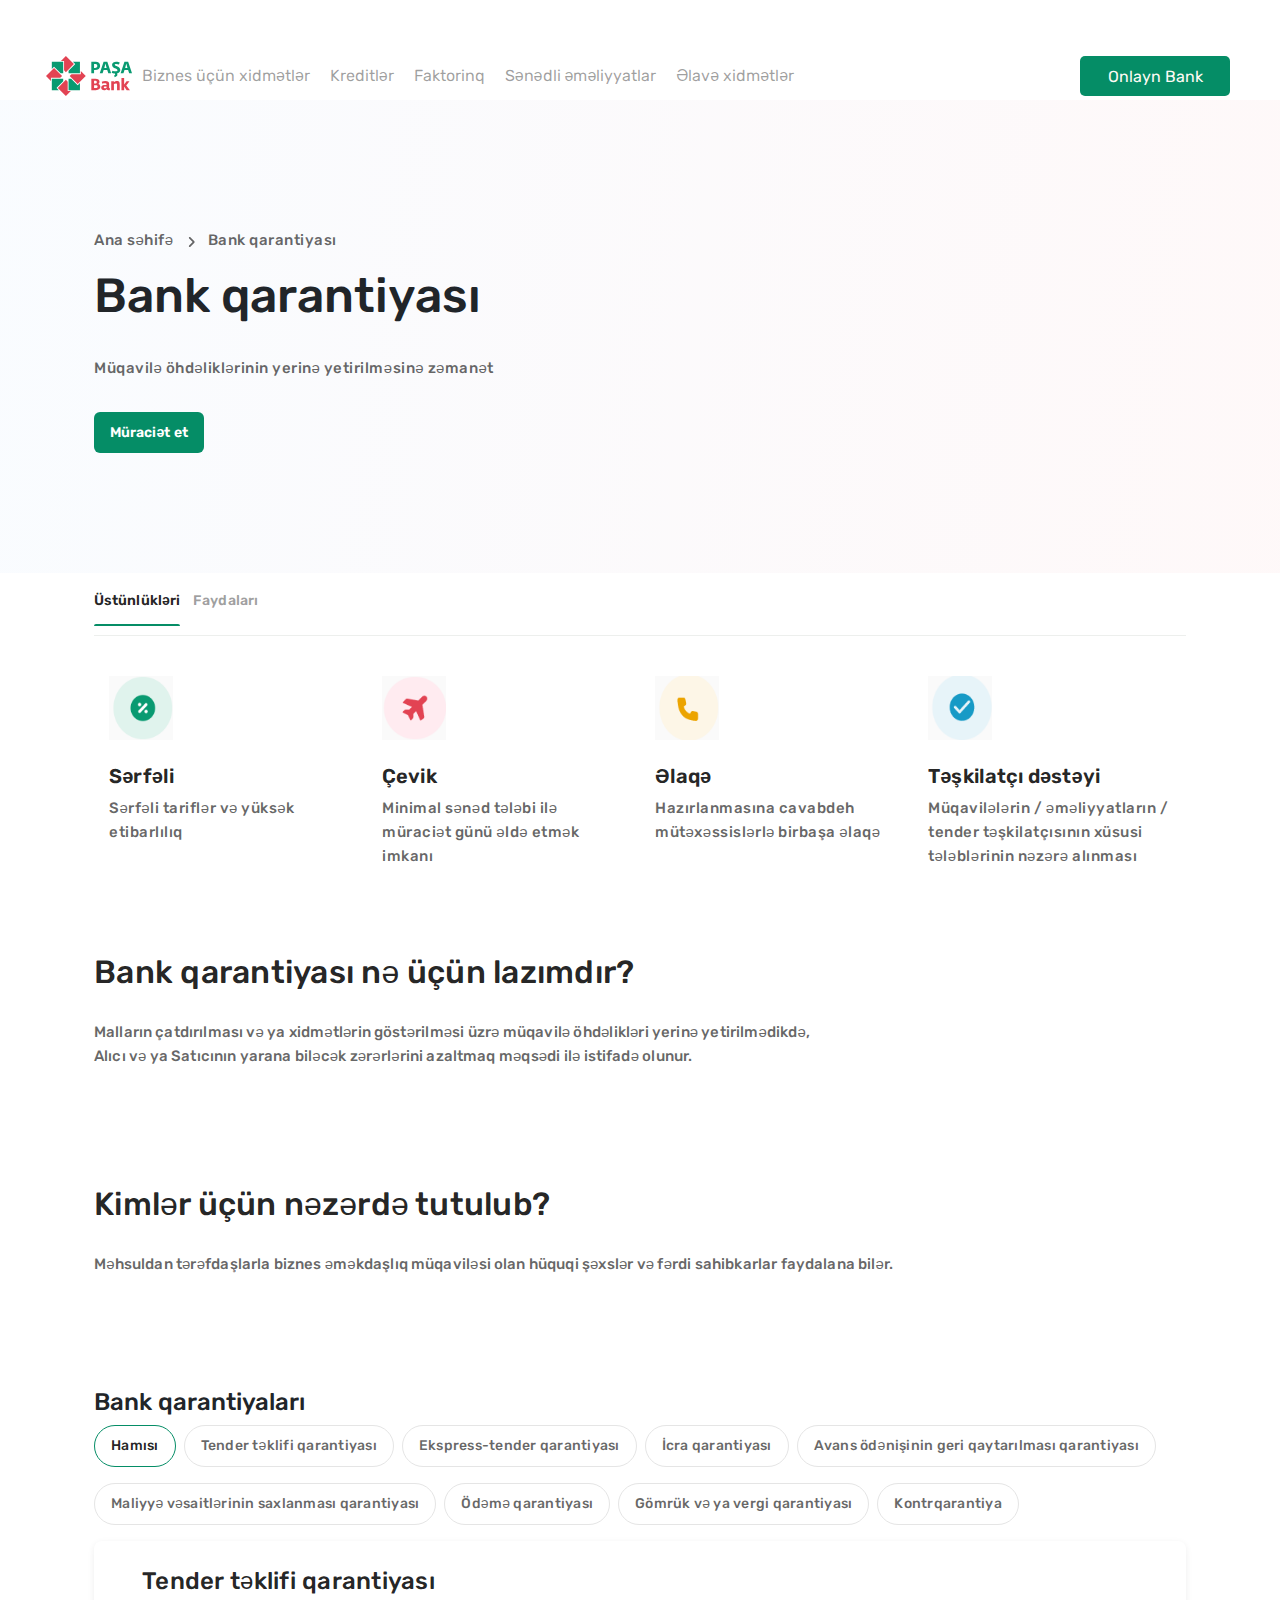
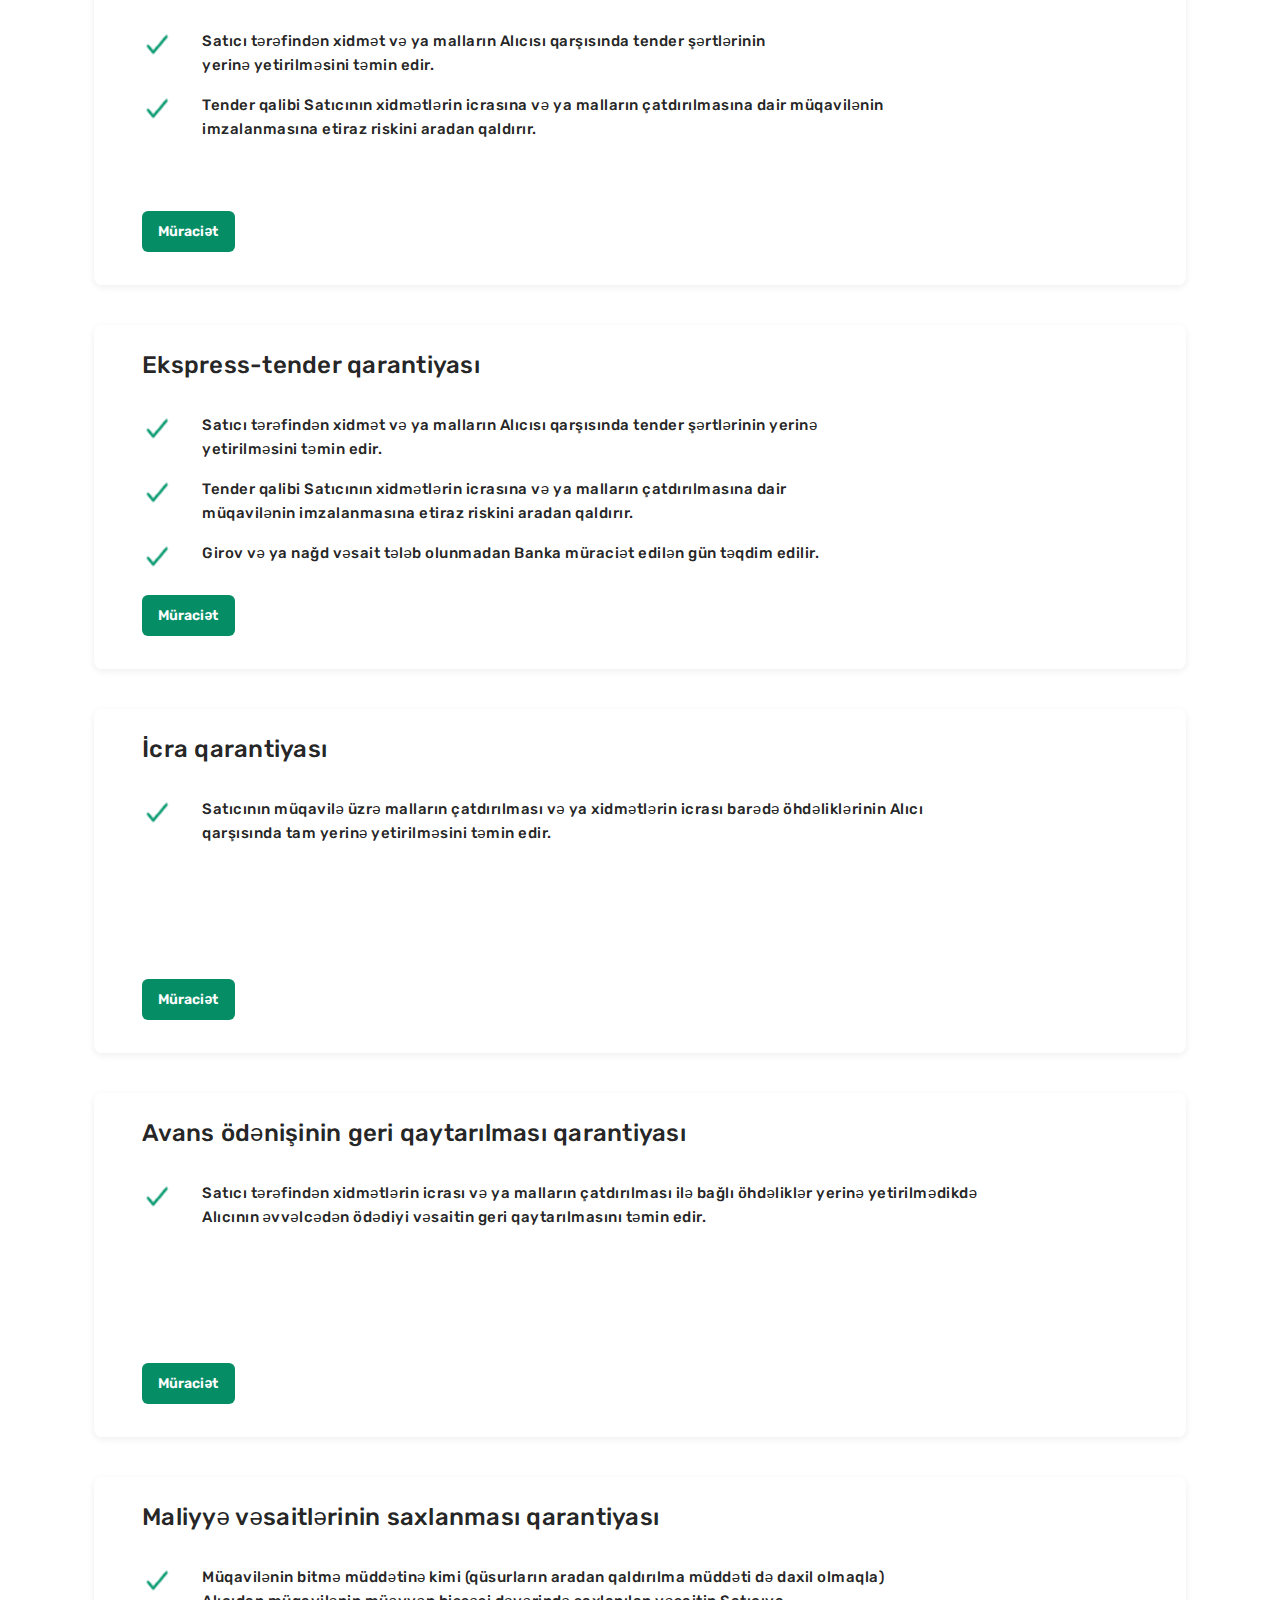
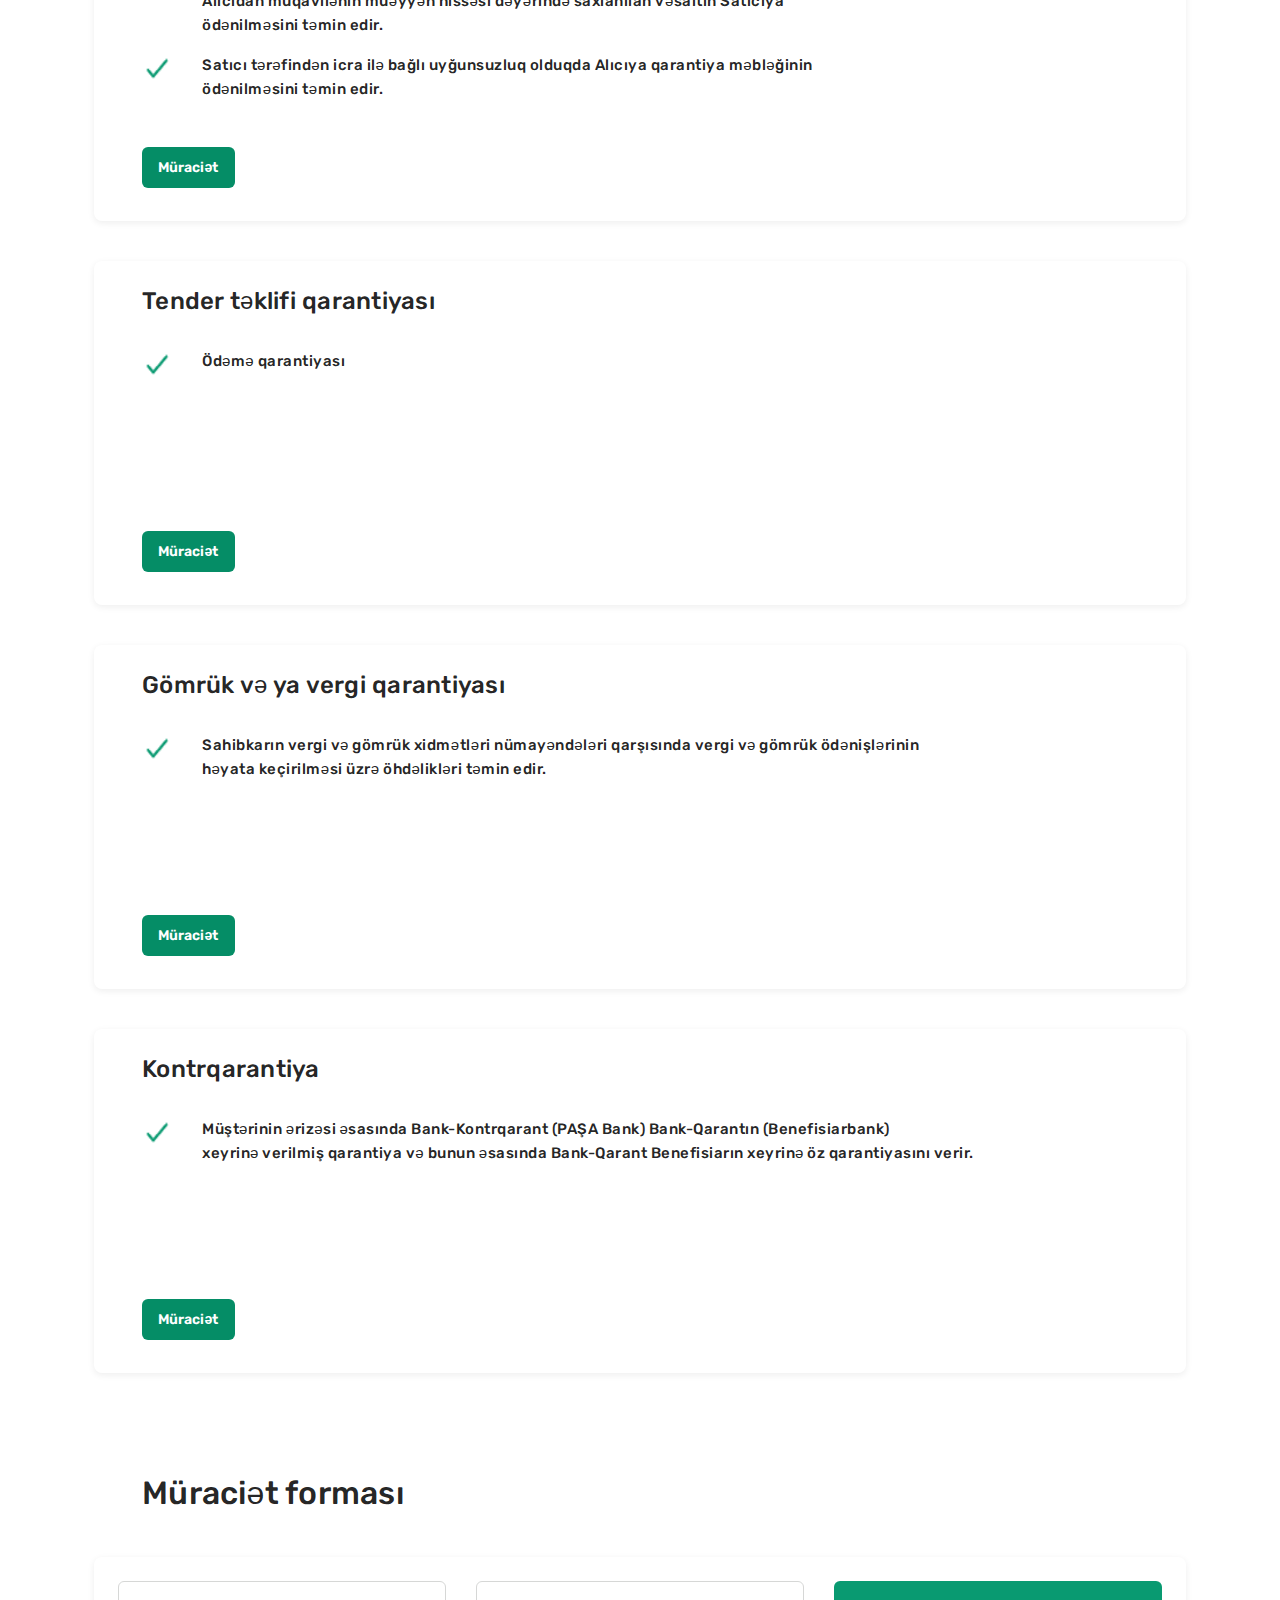
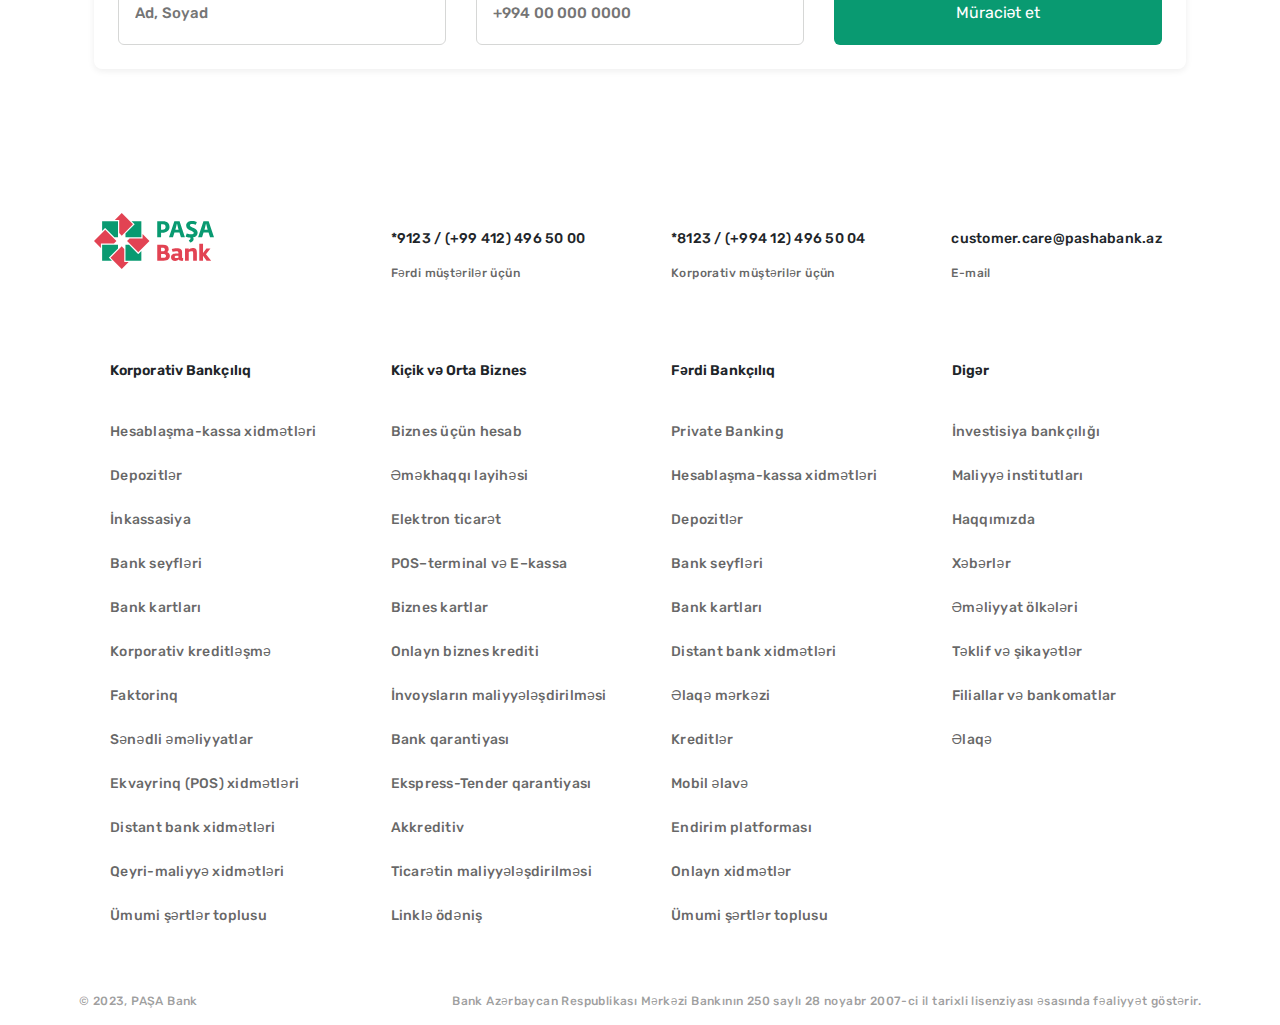
<file: bankguarantee.html>
<!DOCTYPE html>
<html lang="en">
  <head>
    <meta charset="UTF-8" />
    <meta http-equiv="X-UA-Compatible" content="IE=edge" />
    <meta name="viewport" content="width=device-width, initial-scale=1.0" />
    <link
      rel="stylesheet"
      href="https://cdn.jsdelivr.net/npm/bootstrap@4.3.1/dist/css/bootstrap.min.css"
      integrity="sha384-ggOyR0iXCbMQv3Xipma34MD+dH/1fQ784/j6cY/iJTQUOhcWr7x9JvoRxT2MZw1T"
      crossorigin="anonymous"
    />
    <link rel="preconnect" href="https://fonts.googleapis.com" />
    <link rel="preconnect" href="https://fonts.gstatic.com" crossorigin />
    <link
      href="https://fonts.googleapis.com/css2?family=Gothic+A1&display=swap"
      rel="stylesheet"
    />
    <link rel="stylesheet" href="assets/css/bankguarantee.css" />
    <script src="js/bankguarantee.js" defer></script>
    <title>Document</title>
  </head>
  <body>
    <header>
      <section id="header">
        <div class="navbar">
          <div class="nav-left">
            <a href="./index.html"
              ><img
                class="pashalogo"
                src="imgs/pashabanklogo.svg"
                alt="pashabank"
            /></a>

            <div class="nav-span-div">
              <span class="nav-span"> Biznes üçün xidmətlər </span>
              <div class="menu-dropdown">
                <div class="dropdown-items">
                  <span class="dropdown-item"
                    ><a
                      class="dropdown-item-link"
                      href="https://sme.pashabank.az/tariff"
                    >
                      Tarifler</a
                    ></span
                  >
                  <span class="dropdown-item">GRO platforması</span>
                  <span class="dropdown-item"
                    ><a class="dropdown-item-link" href="/ownnewaccount.html">
                      Biznes üçün hesab</a
                    ></span
                  >

                  <span class="dropdown-item"
                    ><a class="dropdown-item-link" href="/salarybill.html">
                      Əməkhaqqı layihəsi</a
                    ></span
                  >

                  <span class="dropdown-item"
                    ><a
                      class="dropdown-item-link"
                      href="http://localhost/tasks/frontProj/payments.html"
                    >
                      Ödənişlər</a
                    ></span
                  >

                  <span class="dropdown-item"
                    ><a class="dropdown-item-link" href="/businesscard.html">
                      Biznes kartlar</a
                    ></span
                  >
                  <span class="dropdown-item"
                    ><a class="dropdown-item-link" href="/postterminal.html">
                      POS-terminal və E-kassa</a
                    ></span
                  >

                  <span class="dropdown-item"
                    ><a
                      class="dropdown-item-link"
                      href="/electroniccommerce.html"
                    >
                      Elektron Ticarət</a
                    ></span
                  >

                  <span class="dropdown-item">
                    <a href="dropdown-item-link" class="dropdown-item-link"
                      >Linklə ödəniş</a
                    >
                  </span>
                </div>
              </div>
            </div>
            <div class="nav-span-div" id="credit">
              <span class="nav-span"> Kreditlər </span>
              <div class="menu-dropdown">
                <div class="dropdown-items">
                  <span class="dropdown-item"
                    ><a
                      class="dropdown-item-link"
                      href="/Onlinebusinessloans.html"
                    >
                      Onlayn biznes kreditləri</a
                    ></span
                  >

                  <span class="dropdown-item"
                    ><a class="dropdown-item-link" href="#">
                      Biznes kreditləri</a
                    ></span
                  >

                  <span class="dropdown-item"
                    ><a class="dropdown-item-link" href="#">
                      Gömrük kartı üzrə kredit xətti</a
                    ></span
                  >

                  <span class="dropdown-item"
                    ><a
                      class="dropdown-item-link"
                      href="http://localhost/tasks/frontProj/sif-loans.html"
                    >
                      SİF Kreditləri</a
                    ></span
                  >
                </div>
              </div>
            </div>

            <div class="nav-span-div" id="factoring">
              <span class="nav-span"> Faktorinq </span>
              <div class="menu-dropdown">
                <div class="dropdown-items">
                  <span class="dropdown-item"
                    >İnvoysların maliyyələşdirilməsi</span
                  >
                  <span class="dropdown-item"
                    >Alış sifarişi əsasında maliyyələşmə</span
                  >
                  <span class="dropdown-item"
                    >Təchizat zəncirinin maliyyələşdirilməsi</span
                  >
                </div>
              </div>
            </div>

            <div class="nav-span-div" id="operations">
              <span class="nav-span"> Sənədli əməliyyatlar </span>
              <div class="menu-dropdown">
                <div class="dropdown-items">
                  <span class="dropdown-item">Ekspress-Tender qarantiyası</span>
                  <span class="dropdown-item"
                    ><a
                      class="dropdown-item-link"
                      href="http://localhost/tasks/frontProj/sif-loans.html"
                    >
                      Bank qarantiyası</a
                    ></span
                  >
                  <span class="dropdown-item">Akkreditvi</span>
                  <span class="dropdown-item">İnkasso</span>
                  <span class="dropdown-item"
                    >Ticarətin maliyyələşdirilməsi</span
                  >
                </div>
              </div>
            </div>

            <div class="nav-span-div" id="additional-information">
              <span class="nav-span"> Əlavə xidmətlər </span>
              <div class="menu-dropdown">
                <div class="dropdown-items">
                  <span class="dropdown-item">İnkassiya</span>
                  <span class="dropdown-item">Depozitlər</span>
                  <span class="dropdown-item">Bank seyfləri</span>
                  <span class="dropdown-item">Bulud CRM</span>
                  <span class="dropdown-item">ÇatBot</span>
                  <span class="dropdown-item"
                    >Elektron-ticarət üçün mobil tətbiq</span
                  >
                  <span class="dropdown-item">Umico MasterPass</span>
                  <span class="dropdown-item">PAŞA Biznes</span>
                </div>
              </div>
            </div>
          </div>

          <div class="nav-right">
            <button class="nav-button">
              Onlayn Bank <i class="fa-solid fa-angle-down"></i>
            </button>
          </div>
        </div>
      </section>
    </header>

    <main>
      <section id="guaranteeslide">
        <div class="slides">
          <div class="slide">
            <div class="container">
              <div class="row">
                <div class="col-xs-12 col-sm-12 col-md-12 col-lg-7">
                  <p class="slidegrayparagraf">
                    Ana səhifə
                    <img
                      class="icon-arrow-small-down mx-2"
                      src="imgs/vector.png"
                      data-inline-svg
                    />
                    Bank qarantiyası
                  </p>
                  <h3 class="slideheader">Bank qarantiyası</h3>
                  <p class="slidegrayparagraf marginparagraf">
                    Müqavilə öhdəliklərinin yerinə yetirilməsinə zəmanət
                  </p>
                  <a class="slidebutton" href="#apply-request-form">
                    Müraciət et
                  </a>
                </div>
              </div>
            </div>
          </div>
        </div>
      </section>
      <section id="advantages">
        <div class="container">
          <div class="tabs-border">
            <h4 class="guaranteesadvantagesheader">
              <span class="spanadvantages1 buttonactive">Üstünlükləri</span>
              <span class="spanadvantages2">Faydaları</span>
            </h4>
          </div>
          <div class="bottomline"></div>
        </div>
        <div class="hiddenadvantages">
          <div class="container">
            <div class="d-flex flex-wrap">
              <div class="col-3">
                <img
                  src="imgs/benefiticon.png"
                  class="hiddenimg"
                  alt="benefit"
                />
                <h3 class="hiddenhead">Sərfəli</h3>
                <p class="hiddengray">Sərfəli tariflər və yüksək etibarlılıq</p>
              </div>
              <div class="col-3">
                <img
                  src="imgs/airporticon.png"
                  class="hiddenimg"
                  alt="airport"
                />
                <h3 class="hiddenhead">Çevik</h3>
                <p class="hiddengray">
                  Minimal sənəd tələbi ilə müraciət günü əldə etmək imkanı
                </p>
              </div>
              <div class="col-3">
                <img
                  src="imgs/contacticon.png"
                  class="hiddenimg"
                  alt="contact"
                />
                <h3 class="hiddenhead">Əlaqə</h3>
                <p class="hiddengray">
                  Hazırlanmasına cavabdeh mütəxəssislərlə birbaşa əlaqə
                </p>
              </div>
              <div class="col-3">
                <img
                  src="imgs/supporticon.png"
                  class="hiddenimg"
                  alt="support"
                />
                <h3 class="hiddenhead">Təşkilatçı dəstəyi</h3>
                <p class="hiddengray">
                  Müqavilələrin / əməliyyatların / tender təşkilatçısının xüsusi
                  tələblərinin nəzərə alınması
                </p>
              </div>
            </div>
          </div>
        </div>
        <div class="hiddenbenefit">
          <div class="container">
            <div class="d-flex flex-wrap">
              <div class="col-3">
                <img
                  src="imgs/shoppingicon.png"
                  alt="shopping"
                  class="hiddenimg"
                />
                <p>
                  Dövlət sifarişləri bazarına daxil olmaq imkanlarınızı
                  genişləndirin.
                </p>
              </div>
              <div class="col-3">
                <img src="imgs/ticketicon.png" alt="ticket" class="hiddenimg" />
                <p>Müqavilə üzrə ödənişinizi avans ödəmədən yerinə yetirin.</p>
              </div>
              <div class="col-3">
                <img
                  src="imgs/bluepercent.png"
                  alt="percent"
                  class="hiddenimg"
                />
                <p>
                  Kontraqent tərəfindən borc vəsaitlərinin cəlb olunması
                  xərcindən daha aşağı olan əmtəə kreditini əldə edin.
                </p>
              </div>
              <div class="col-3">
                <img src="imgs/handicon.png" alt="shopping" class="hiddenimg" />
                <p>
                  Çatdırılmış mallar və ya göstərilmiş xidmətlər dəyərinin
                  ödənilməsinə möhlət alın.
                </p>
              </div>
              <div class="col-3">
                <img
                  src="imgs/bluedocument.png"
                  alt="document"
                  class="hiddenimg"
                />
                <p>Yeni partnyorla müqavilələrinizi risksiz bağlayın.</p>
              </div>
              <div class="col-3">
                <img src="imgs/planticon.png" alt="plant" class="hiddenimg" />
                <p>Əməkdaşlıq etdiyiniz partnyorlar bazasını genişləndirin.</p>
              </div>
              <div class="col-3">
                <img
                  src="imgs/purpledoneicon.png"
                  alt="done"
                  class="hiddenimg"
                />
                <p>
                  Bank qarantiyası ilə bağlanmış müqavilə üzrə şərtlərin dəqiq
                  və düzgün yerinə yetirilməsini stimullaşdırın.
                </p>
              </div>
            </div>
          </div>
        </div>
      </section>
      <section id="needbankguarante">
        <div class="container whybankguarantee">
          <div class="d-flex flex-column">
            <h4 class="guarantees__features__title">
              Bank qarantiyası nə üçün lazımdır?
            </h4>
            <p class="grayparagrafbankguarantee">
              Malların çatdırılması və ya xidmətlərin göstərilməsi üzrə müqavilə
              öhdəlikləri yerinə yetirilmədikdə, <br />
              Alıcı və ya Satıcının yarana biləcək zərərlərini azaltmaq məqsədi
              ilə istifadə olunur.
            </p>
          </div>
        </div>
        <div class="container needbankguaranteperson">
          <div class="d-flex flex-column">
            <h4 class="guarantees__features__title">
              Kimlər üçün nəzərdə tutulub?
            </h4>
            <p class="grayparagrafbankguarantee">
              Məhsuldan tərəfdaşlarla biznes əməkdaşlıq müqaviləsi olan hüquqi
              şəxslər və fərdi sahibkarlar faydalana bilər.
            </p>
          </div>
        </div>
      </section>
      <section id="bankguarantees">
        <div class="container">
          <h4 class="bankguaranteeshead">Bank qarantiyaları</h4>
        </div>
        <div class="filtrebankguarantee">
          <div class="container">
            <div class="d-flex">
              <p class="allfiltre filtreactive">Hamısı</p>
              <p class="tenderfiltre">Tender təklifi qarantiyası</p>
              <p class="expressfiltre">Ekspress-tender qarantiyası</p>
              <p class="guaranteefiltre">İcra qarantiyası</p>
              <p class="avansfiltre">
                Avans ödənişinin geri qaytarılması qarantiyası
              </p>
              <!-- <p>Maliyyə vəsaitlərinin saxlanması qarantiyası</p>
                  <p>Ödəmə qarantiyası</p>
                  <p>Gömrük və ya vergi qarantiyası</p>
                  <p>Kontrqarantiya</p> -->
            </div>
          </div>
          <div class="container">
            <div class="d-flex">
              <p class="financefiltre">
                Maliyyə vəsaitlərinin saxlanması qarantiyası
              </p>
              <p class="paymentfiltre">Ödəmə qarantiyası</p>
              <p class="customsfiltre">Gömrük və ya vergi qarantiyası</p>
              <p class="constfiltre">Kontrqarantiya</p>
            </div>
          </div>
        </div>
        <div class="hiddenfiltreitem">
          <div class="container">
            <div class="tenderoffer itemfiltre">
              <div class="container d-flex flex-column justify-content-between">
                <div class="d-flex flex-column">
                  <h4 class="filtrehead">Tender təklifi qarantiyası</h4>
                  <div class="explanation">
                    <div class="d-flex">
                      <img src="imgs/trueicon.png" alt="true" />
                      <p>
                        Satıcı tərəfindən xidmət və ya malların Alıcısı
                        qarşısında tender şərtlərinin <br />yerinə yetirilməsini
                        təmin edir.
                      </p>
                    </div>
                    <div class="d-flex">
                      <img src="imgs/trueicon.png" alt="true" />
                      <p>
                        Tender qalibi Satıcının xidmətlərin icrasına və ya
                        malların çatdırılmasına dair müqavilənin
                        <br />imzalanmasına etiraz riskini aradan qaldırır.
                      </p>
                    </div>
                  </div>
                </div>
                <div class="itemfiltrelink">
                  <a href="#">Müraciət</a>
                </div>
              </div>
            </div>

            <div class="express-tender itemfiltre">
              <div class="container d-flex flex-column justify-content-between">
                <div class="d-flex flex-column">
                  <h4 class="filtrehead">Ekspress-tender qarantiyası</h4>
                  <div class="explanation">
                    <div class="d-flex">
                      <img src="imgs/trueicon.png" alt="true" />
                      <p>
                        Satıcı tərəfindən xidmət və ya malların Alıcısı
                        qarşısında tender şərtlərinin yerinə <br />
                        yetirilməsini təmin edir.
                      </p>
                    </div>
                    <div class="d-flex">
                      <img src="imgs/trueicon.png" alt="true" />
                      <p>
                        Tender qalibi Satıcının xidmətlərin icrasına və ya
                        malların çatdırılmasına dair <br />
                        müqavilənin imzalanmasına etiraz riskini aradan
                        qaldırır.
                      </p>
                    </div>
                    <div class="d-flex">
                      <img src="imgs/trueicon.png" alt="true" />
                      <p>
                        Girov və ya nağd vəsait tələb olunmadan Banka müraciət
                        edilən gün təqdim edilir.
                      </p>
                    </div>
                  </div>
                  <div class="itemfiltrelink">
                    <a href="#">Müraciət</a>
                  </div>
                </div>
              </div>
            </div>

            <div class="performanceguarantee itemfiltre">
              <div class="container d-flex flex-column justify-content-between">
                <div class="d-flex flex-column">
                  <h4 class="filtrehead">İcra qarantiyası</h4>
                  <div class="explanation">
                    <div class="d-flex">
                      <img src="imgs/trueicon.png" alt="true" />
                      <p>
                        Satıcının müqavilə üzrə malların çatdırılması və ya
                        xidmətlərin icrası barədə öhdəliklərinin Alıcı <br />
                        qarşısında tam yerinə yetirilməsini təmin edir.
                      </p>
                    </div>
                  </div>
                </div>
                <div class="itemfiltrelink">
                  <a href="#">Müraciət</a>
                </div>
              </div>
            </div>

            <div class="advancepayment itemfiltre">
              <div class="container d-flex flex-column justify-content-between">
                <div class="d-flex flex-column">
                  <h4 class="filtrehead">
                    Avans ödənişinin geri qaytarılması qarantiyası
                  </h4>
                  <div class="explanation">
                    <div class="d-flex">
                      <img src="imgs/trueicon.png" alt="true" />
                      <p>
                        Satıcı tərəfindən xidmətlərin icrası və ya malların
                        çatdırılması ilə bağlı öhdəliklər yerinə yetirilmədikdə
                        <br />
                        Alıcının əvvəlcədən ödədiyi vəsaitin geri qaytarılmasını
                        təmin edir.
                      </p>
                    </div>
                  </div>
                </div>
                <div class="itemfiltrelink">
                  <a href="#">Müraciət</a>
                </div>
              </div>
            </div>

            <div class="finance itemfiltre">
              <div class="container d-flex flex-column justify-content-between">
                <div class="d-flex flex-column">
                  <h4 class="filtrehead">
                    Maliyyə vəsaitlərinin saxlanması qarantiyası
                  </h4>
                  <div class="explanation">
                    <div class="d-flex">
                      <img src="imgs/trueicon.png" alt="true" />
                      <p>
                        Müqavilənin bitmə müddətinə kimi (qüsurların aradan
                        qaldırılma müddəti də daxil olmaqla) <br />
                        Alıcıdan müqavilənin müəyyən hissəsi dəyərində
                        saxlanılan vəsaitin Satıcıya <br />
                        ödənilməsini təmin edir.
                      </p>
                    </div>
                    <div class="d-flex">
                      <img src="imgs/trueicon.png" alt="true" />
                      <p>
                        Satıcı tərəfindən icra ilə bağlı uyğunsuzluq olduqda
                        Alıcıya qarantiya məbləğinin <br />
                        ödənilməsini təmin edir.
                      </p>
                    </div>
                  </div>
                </div>
                <div class="itemfiltrelink">
                  <a href="#">Müraciət</a>
                </div>
              </div>
            </div>

            <div class="paymentguarantee itemfiltre">
              <div class="container d-flex flex-column justify-content-between">
                <div class="d-flex flex-column">
                  <h4 class="filtrehead">Tender təklifi qarantiyası</h4>
                  <div class="explanation">
                    <div class="d-flex">
                      <img src="imgs/trueicon.png" alt="true" />
                      <p>Ödəmə qarantiyası</p>
                    </div>
                  </div>
                </div>
                <div class="itemfiltrelink">
                  <a href="#">Müraciət</a>
                </div>
              </div>
            </div>

            <div class="customs itemfiltre">
              <div class="container d-flex flex-column justify-content-between">
                <div class="d-flex flex-column">
                  <h4 class="filtrehead">Gömrük və ya vergi qarantiyası</h4>
                  <div class="explanation">
                    <div class="d-flex">
                      <img src="imgs/trueicon.png" alt="true" />
                      <p>
                        Sahibkarın vergi və gömrük xidmətləri nümayəndələri
                        qarşısında vergi və gömrük ödənişlərinin <br />
                        həyata keçirilməsi üzrə öhdəlikləri təmin edir.
                      </p>
                    </div>
                  </div>
                </div>
                <div class="itemfiltrelink">
                  <a href="#">Müraciət</a>
                </div>
              </div>
            </div>

            <div class="counterguarantee itemfiltre">
              <div class="container d-flex flex-column justify-content-between">
                <div class="d-flex flex-column">
                  <h4 class="filtrehead">Kontrqarantiya</h4>
                  <div class="explanation">
                    <div class="d-flex">
                      <img src="imgs/trueicon.png" alt="true" />
                      <p>
                        Müştərinin ərizəsi əsasında Bank-Kontrqarant (PAŞA Bank)
                        Bank-Qarantın (Benefisiarbank) <br />
                        xeyrinə verilmiş qarantiya və bunun əsasında Bank-Qarant
                        Benefisiarın xeyrinə öz qarantiyasını verir.
                      </p>
                    </div>
                  </div>
                </div>
                <div class="itemfiltrelink">
                  <a href="#">Müraciət</a>
                </div>
              </div>
            </div>
          </div>
        </div>
      </section>
      <section id="request">
        <div class="container">
          <h3 class="requesthead">Müraciət forması</h3>
          <div class="requestinput">
            <form
              data-request="onSend"
              class="questionform borderbelow"
              data-request-update="aanvraagresult: '#result'"
            >
              <div class="row">
                <div class="col-md-4">
                  <input type="text" placeholder="Ad, Soyad" />
                </div>
                <div class="col-md-4">
                  <input type="text" placeholder="+994 00 000 0000" />
                </div>
                <div class="col-md-4">
                  <button style="cursor: pointer" class="formsubmit">
                    Müraciət et
                  </button>
                </div>
              </div>
            </form>
          </div>
        </div>
      </section>
    </main>
    <footer class="footer">
      <section id="footer-contact">
        <div class="container">
          <div class="row">
            <div class="col-3 col-md-3">
              <img
                src="imgs/pashabanklogo.svg"
                alt="pashabanklogo"
                class="footer-logo"
              />
            </div>
            <div class="col-9 col-md-9">
              <div class="row">
                <div class="col-12 col-md-4">
                  <div class="contact-number">
                    <p class="contact-p">*9123 / (+99 412) 496 50 00</p>
                    <p class="contact-boss">Fərdi müştərilər üçün</p>
                  </div>
                </div>

                <div class="col-12 col-md-4">
                  <div class="contact-number">
                    <p class="contact-p">*8123 / (+994 12) 496 50 04</p>
                    <p class="contact-boss">Korporativ müştərilər üçün</p>
                  </div>
                </div>
                <div class="col-12 col-md-4">
                  <div class="contact-number">
                    <p class="contact-p">customer.care@pashabank.az</p>
                    <p class="contact-boss">E-mail</p>
                  </div>
                </div>
              </div>
            </div>
          </div>
        </div>
      </section>
      <section id="footerarea">
        <div class="container">
          <div class="row">
            <div class="col-3">
              <ul class="footer-services">
                <li>
                  <p class="footer-p">Korporativ Bankçılıq</p>
                </li>
                <li>
                  <a href="#"> Hesablaşma-kassa xidmətləri </a>
                </li>
                <li>
                  <a href="#"> Depozitlər </a>
                </li>
                <li>
                  <a href="#"> İnkassasiya </a>
                </li>
                <li>
                  <a href="#"> Bank seyfləri </a>
                </li>
                <li>
                  <a href="#"> Bank kartları </a>
                </li>
                <li>
                  <a href="#"> Korporativ kreditləşmə </a>
                </li>
                <li>
                  <a href="#"> Faktorinq </a>
                </li>
                <li>
                  <a href="#"> Sənədli əməliyyatlar </a>
                </li>
                <li>
                  <a href="#"> Ekvayrinq (POS) xidmətləri </a>
                </li>
                <li>
                  <a href="#"> Distant bank xidmətləri </a>
                </li>
                <li>
                  <a href="#"> Qeyri-maliyyə xidmətləri </a>
                </li>
                <li>
                  <a href="#"> Ümumi şərtlər toplusu </a>
                </li>
              </ul>
            </div>
            <div class="col-3">
              <ul class="footer-services">
                <li>
                  <p class="footer-p">Kiçik və Orta Biznes</p>
                </li>
                <li>
                  <a href="#"> Biznes üçün hesab </a>
                </li>
                <li>
                  <a href="#"> Əməkhaqqı layihəsi </a>
                </li>
                <li>
                  <a href="#"> Elektron ticarət </a>
                </li>
                <li>
                  <a href="#"> POS–terminal və E–kassa </a>
                </li>
                <li>
                  <a href="#"> Biznes kartlar </a>
                </li>
                <li>
                  <a href="#"> Onlayn biznes krediti </a>
                </li>

                <li>
                  <a href="#"> İnvoysların maliyyələşdirilməsi </a>
                </li>
                <li>
                  <a href="#"> Bank qarantiyası </a>
                </li>
                <li>
                  <a href="#"> Ekspress-Tender qarantiyası </a>
                </li>
                <li>
                  <a href="#"> Akkreditiv </a>
                </li>
                <li>
                  <a href="#"> Ticarətin maliyyələşdirilməsi </a>
                </li>
                <li>
                  <a href="#"> Linklə ödəniş </a>
                </li>
              </ul>
            </div>
            <div class="col-3">
              <ul class="footer-services">
                <li>
                  <p class="footer-p">Fərdi Bankçılıq</p>
                </li>
                <li>
                  <a href="#"> Private Banking </a>
                </li>
                <li>
                  <a href="#"> Hesablaşma-kassa xidmətləri </a>
                </li>
                <li>
                  <a href="#"> Depozitlər </a>
                </li>
                <li>
                  <a href="#"> Bank seyfləri </a>
                </li>
                <li>
                  <a href="#"> Bank kartları </a>
                </li>
                <li>
                  <a href="#"> Distant bank xidmətləri </a>
                </li>
                <li>
                  <a href="#"> Əlaqə mərkəzi </a>
                </li>
                <li>
                  <a href="#"> Kreditlər </a>
                </li>
                <li>
                  <a href="#"> Mobil əlavə </a>
                </li>
                <li>
                  <a href="#"> Endirim platforması </a>
                </li>
                <li>
                  <a href="#"> Onlayn xidmətlər </a>
                </li>
                <li>
                  <a href="#"> Ümumi şərtlər toplusu </a>
                </li>
              </ul>
            </div>
            <div class="col-3">
              <ul class="footer-services">
                <li>
                  <p class="footer-p">Digər</p>
                </li>
                <li>
                  <a href="#"> İnvestisiya bankçılığı </a>
                </li>
                <li>
                  <a href="#"> Maliyyə institutları </a>
                </li>
                <li>
                  <a href="#"> Haqqımızda </a>
                </li>
                <li>
                  <a href="#"> Xəbərlər </a>
                </li>
                <li>
                  <a href="#"> Əməliyyat ölkələri </a>
                </li>
                <li>
                  <a href="#"> Təklif və şikayətlər </a>
                </li>
                <li>
                  <a href="#"> Filiallar və bankomatlar </a>
                </li>
                <li>
                  <a href="#"> Əlaqə </a>
                </li>
              </ul>
            </div>
          </div>
        </div>
      </section>
      <section id="copyright">
        <div class="container">
          <div class="row justify-content-between">
            <p class="copyright-p">© 2023, PAŞA Bank</p>
            <p class="copyright-p">
              Bank Azərbaycan Respublikası Mərkəzi Bankının 250 saylı 28 noyabr
              2007-ci il tarixli lisenziyası əsasında fəaliyyət göstərir.
            </p>
          </div>
        </div>
      </section>
    </footer>
  </body>
</html>
</file>
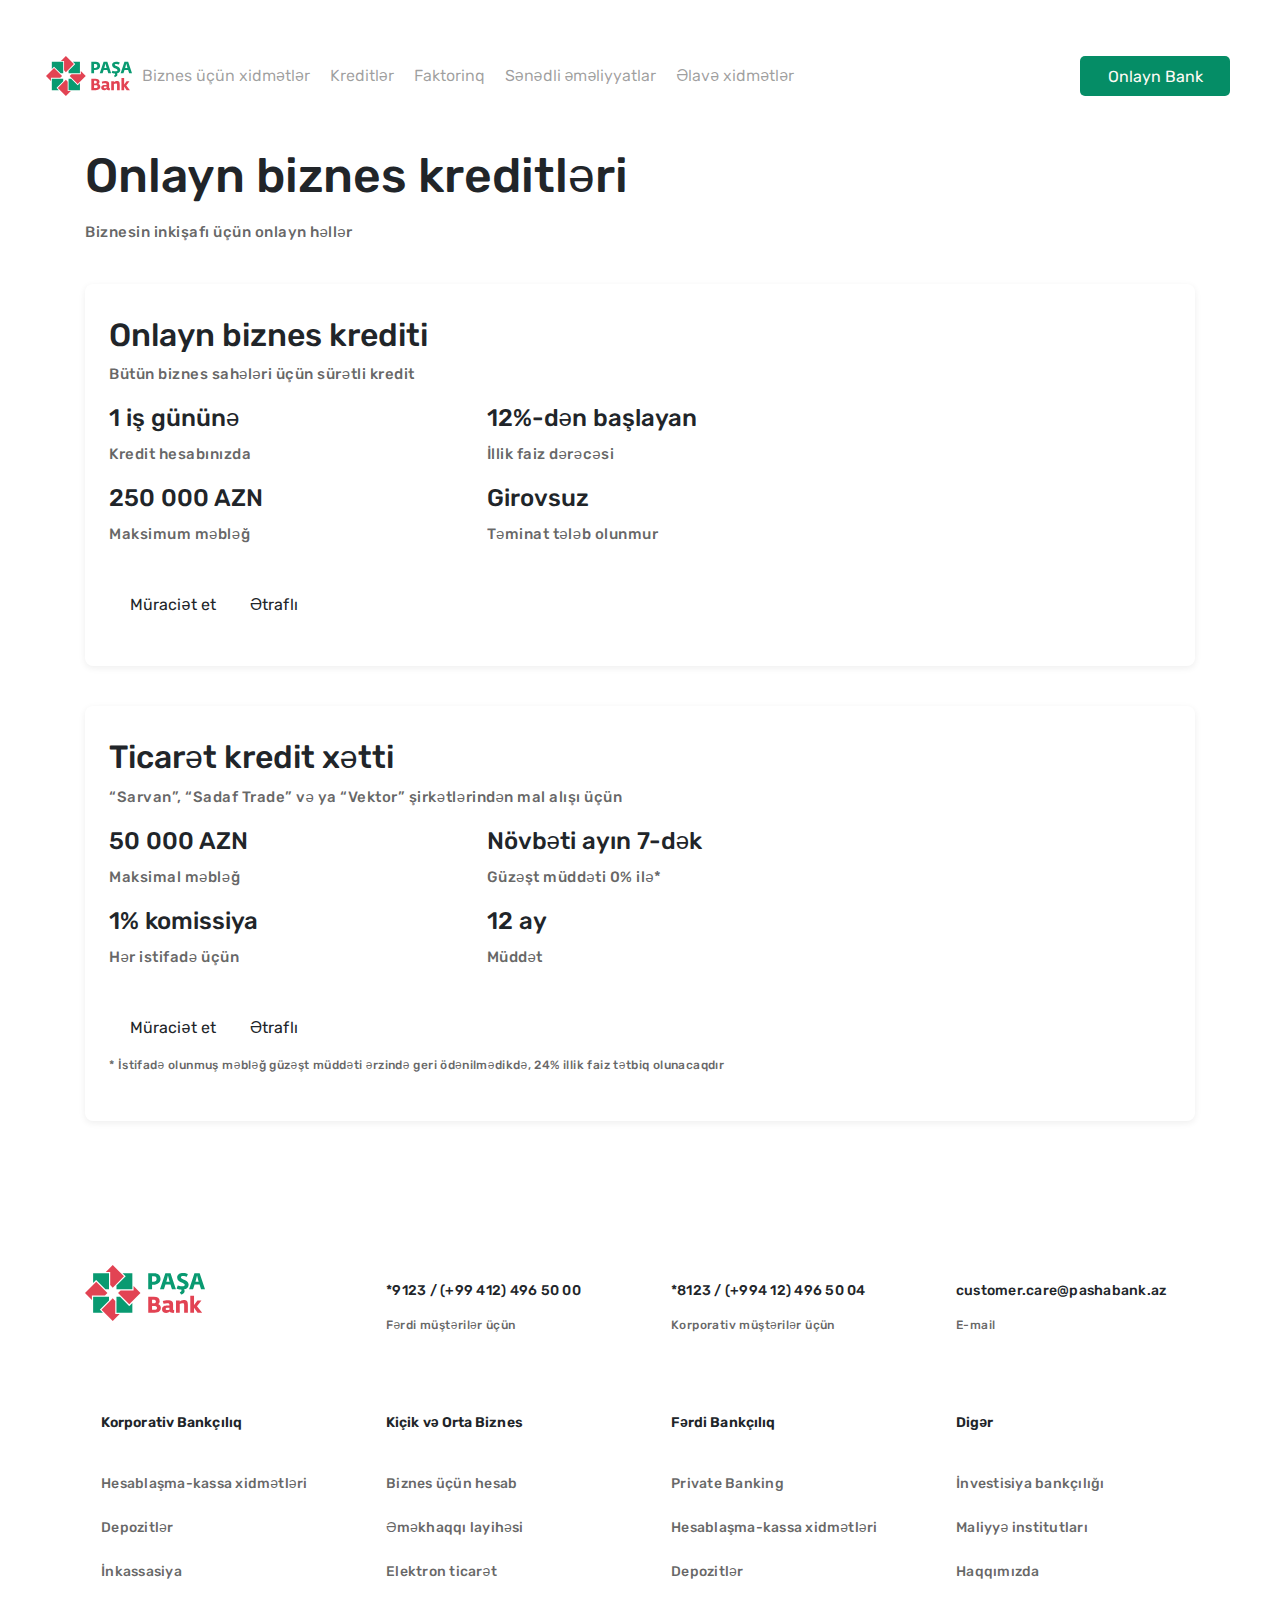
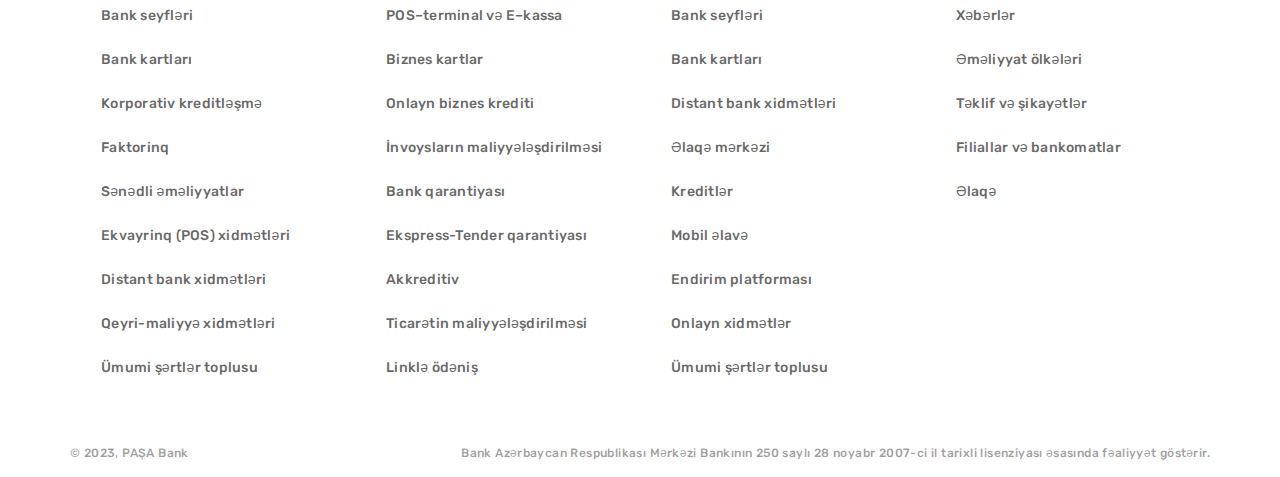
<file: Onlinebusinessloans.html>
<!DOCTYPE html>
<html lang="en">
  <head>
    <meta charset="UTF-8" />
    <meta http-equiv="X-UA-Compatible" content="IE=edge" />
    <meta name="viewport" content="width=device-width, initial-scale=1.0" />
    <link rel="stylesheet" href="assets/css/onlinebusinessloan.css" />
    <link
      rel="stylesheet"
      href="https://cdn.jsdelivr.net/npm/bootstrap@4.3.1/dist/css/bootstrap.min.css"
      integrity="sha384-ggOyR0iXCbMQv3Xipma34MD+dH/1fQ784/j6cY/iJTQUOhcWr7x9JvoRxT2MZw1T"
      crossorigin="anonymous"
    />
    <link rel="preconnect" href="https://fonts.googleapis.com" />
    <link rel="preconnect" href="https://fonts.gstatic.com" crossorigin />
    <link
      href="https://fonts.googleapis.com/css2?family=Gothic+A1&display=swap"
      rel="stylesheet"
    />
    <title>Document</title>
  </head>
  <body>
    <header>
      <section id="header">
        <div class="navbar">
          <div class="nav-left">
            <a href="./index.html"
              ><img
                class="pashalogo"
                src="imgs/pashabanklogo.svg"
                alt="pashabank"
            /></a>

            <div class="nav-span-div">
              <span class="nav-span"> Biznes üçün xidmətlər </span>
              <div class="menu-dropdown">
                <div class="dropdown-items">
                  <span class="dropdown-item"
                    ><a
                      class="dropdown-item-link"
                      href="https://sme.pashabank.az/tariff"
                    >
                      Tarifler</a
                    ></span
                  >
                  <span class="dropdown-item">GRO platforması</span>
                  <span class="dropdown-item"
                    ><a class="dropdown-item-link" href="/ownnewaccount.html">
                      Biznes üçün hesab</a
                    ></span
                  >

                  <span class="dropdown-item"
                    ><a class="dropdown-item-link" href="/salarybill.html">
                      Əməkhaqqı layihəsi</a
                    ></span
                  >

                  <span class="dropdown-item"
                    ><a
                      class="dropdown-item-link"
                      href="http://localhost/tasks/frontProj/payments.html"
                    >
                      Ödənişlər</a
                    ></span
                  >

                  <span class="dropdown-item"
                    ><a class="dropdown-item-link" href="/businesscard.html">
                      Biznes kartlar</a
                    ></span
                  >
                  <span class="dropdown-item"
                    ><a class="dropdown-item-link" href="/postterminal.html">
                      POS-terminal və E-kassa</a
                    ></span
                  >

                  <span class="dropdown-item"
                    ><a
                      class="dropdown-item-link"
                      href="/electroniccommerce.html"
                    >
                      Elektron Ticarət</a
                    ></span
                  >

                  <span class="dropdown-item">
                    <a href="dropdown-item-link" class="dropdown-item-link"
                      >Linklə ödəniş</a
                    >
                  </span>
                </div>
              </div>
            </div>
            <div class="nav-span-div" id="credit">
              <span class="nav-span"> Kreditlər </span>
              <div class="menu-dropdown">
                <div class="dropdown-items">
                  <span class="dropdown-item"
                    ><a
                      class="dropdown-item-link"
                      href="/Onlinebusinessloans.html"
                    >
                      Onlayn biznes kreditləri</a
                    ></span
                  >

                  <span class="dropdown-item"
                    ><a class="dropdown-item-link" href="#">
                      Biznes kreditləri</a
                    ></span
                  >

                  <span class="dropdown-item"
                    ><a class="dropdown-item-link" href="#">
                      Gömrük kartı üzrə kredit xətti</a
                    ></span
                  >

                  <span class="dropdown-item"
                    ><a
                      class="dropdown-item-link"
                      href="http://localhost/tasks/frontProj/sif-loans.html"
                    >
                      SİF Kreditləri</a
                    ></span
                  >
                </div>
              </div>
            </div>

            <div class="nav-span-div" id="factoring">
              <span class="nav-span"> Faktorinq </span>
              <div class="menu-dropdown">
                <div class="dropdown-items">
                  <span class="dropdown-item"
                    >İnvoysların maliyyələşdirilməsi</span
                  >
                  <span class="dropdown-item"
                    >Alış sifarişi əsasında maliyyələşmə</span
                  >
                  <span class="dropdown-item"
                    >Təchizat zəncirinin maliyyələşdirilməsi</span
                  >
                </div>
              </div>
            </div>

            <div class="nav-span-div" id="operations">
              <span class="nav-span"> Sənədli əməliyyatlar </span>
              <div class="menu-dropdown">
                <div class="dropdown-items">
                  <span class="dropdown-item">Ekspress-Tender qarantiyası</span>
                  <span class="dropdown-item"
                    ><a
                      class="dropdown-item-link"
                      href="http://localhost/tasks/frontProj/sif-loans.html"
                    >
                      Bank qarantiyası</a
                    ></span
                  >
                  <span class="dropdown-item">Akkreditvi</span>
                  <span class="dropdown-item">İnkasso</span>
                  <span class="dropdown-item"
                    >Ticarətin maliyyələşdirilməsi</span
                  >
                </div>
              </div>
            </div>

            <div class="nav-span-div" id="additional-information">
              <span class="nav-span"> Əlavə xidmətlər </span>
              <div class="menu-dropdown">
                <div class="dropdown-items">
                  <span class="dropdown-item">İnkassiya</span>
                  <span class="dropdown-item">Depozitlər</span>
                  <span class="dropdown-item">Bank seyfləri</span>
                  <span class="dropdown-item">Bulud CRM</span>
                  <span class="dropdown-item">ÇatBot</span>
                  <span class="dropdown-item"
                    >Elektron-ticarət üçün mobil tətbiq</span
                  >
                  <span class="dropdown-item">Umico MasterPass</span>
                  <span class="dropdown-item">PAŞA Biznes</span>
                </div>
              </div>
            </div>
          </div>

          <div class="nav-right">
            <button class="nav-button">
              Onlayn Bank <i class="fa-solid fa-angle-down"></i>
            </button>
          </div>
        </div>
      </section>
    </header>
    <main>
      <section id="onlinebuseinessheader">
        <div class="container">
          <div class="flex-column">
            <h2 class="headerpage">Onlayn biznes kreditləri</h2>
            <p class="headerpageparagraf smallparagraf">
              Biznesin inkişafı üçün onlayn həllər
            </p>
          </div>
        </div>
      </section>
      <section id="onlinebusinesscredit">
        <div class="container">
          <div class="onlinecreditcard">
            <h2 class="headcredit">Onlayn biznes krediti</h2>
            <p class="informatoncredit smallparagraf">
              Bütün biznes sahələri üçün sürətli kredit
            </p>
            <div class="cardsonlinebusiness">
              <div class="row">
                <div class="col-6">
                  <h5 class="informationpercent">1 iş gününə</h5>
                  <p class="paragrapercent smallparagraf">Kredit hesabınızda</p>
                </div>
                <div class="col-6">
                  <h5 class="informationpercent">12%-dən başlayan</h5>
                  <p class="paragrapercent smallparagraf">
                    İllik faiz dərəcəsi
                  </p>
                </div>
                <div class="col-6">
                  <h5 class="informationpercent">250 000 AZN</h5>
                  <p class="paragrapercent smallparagraf">Maksimum məbləğ</p>
                </div>
                <div class="col-6">
                  <h5 class="informationpercent">Girovsuz</h5>
                  <p class="paragrapercent smallparagraf">
                    Təminat tələb olunmur
                  </p>
                </div>
              </div>
            </div>
            <div class="d-flex">
              <a
                href="/onlayn-biznes-kredit/tecili-biznes-krediti#apply_for_loan"
                class="btn greenbutton"
              >
                Müraciət et
              </a>
              <a href="/onlayn-biznes-kredit/tecili-biznes-krediti" class="btn">
                Ətraflı
              </a>
            </div>
          </div>
        </div>
      </section>
      <section id="tradecreditline">
        <div class="container">
          <div class="businesscreditcard">
            <h2 class="headcredit">Ticarət kredit xətti</h2>
            <p class="informatoncredit smallparagraf">
              “Sarvan”, “Sadaf Trade” və ya “Vektor” şirkətlərindən mal alışı
              üçün
            </p>
            <div class="cardsonlinebusiness">
              <div class="row">
                <div class="col-6">
                  <h5 class="informationpercent">50 000 AZN</h5>
                  <p class="paragrapercent smallparagraf">Maksimal məbləğ</p>
                </div>
                <div class="col-6">
                  <h5 class="informationpercent">Növbəti ayın 7-dək</h5>
                  <p class="paragrapercent smallparagraf">
                    Güzəşt müddəti 0% ilə*
                  </p>
                </div>
                <div class="col-6">
                  <h5 class="informationpercent">1% komissiya</h5>
                  <p class="paragrapercent smallparagraf">Hər istifadə üçün</p>
                </div>
                <div class="col-6">
                  <h5 class="informationpercent">12 ay</h5>
                  <p class="paragrapercent smallparagraf">Müddət</p>
                </div>
              </div>
            </div>
            <div class="d-flex">
              <a
                href="/onlayn-biznes-kredit/tecili-biznes-krediti#apply_for_loan"
                class="btn greenbutton"
              >
                Müraciət et
              </a>
              <a href="/onlayn-biznes-kredit/tecili-biznes-krediti" class="btn">
                Ətraflı
              </a>
            </div>
            <p class="caption">
              * İstifadə olunmuş məbləğ güzəşt müddəti ərzində geri
              ödənilmədikdə, 24% illik faiz tətbiq olunacaqdır
            </p>
          </div>
        </div>
      </section>
    </main>
    <footer class="footer">
      <section id="footer-contact">
        <div class="container">
          <div class="row">
            <div class="col-3 col-md-3">
              <img
                src="imgs/pashabanklogo.svg"
                alt="pashabanklogo"
                class="footer-logo"
              />
            </div>
            <div class="col-9 col-md-9">
              <div class="row">
                <div class="col-12 col-md-4">
                  <div class="contact-number">
                    <p class="contact-p">*9123 / (+99 412) 496 50 00</p>
                    <p class="contact-boss">Fərdi müştərilər üçün</p>
                  </div>
                </div>

                <div class="col-12 col-md-4">
                  <div class="contact-number">
                    <p class="contact-p">*8123 / (+994 12) 496 50 04</p>
                    <p class="contact-boss">Korporativ müştərilər üçün</p>
                  </div>
                </div>
                <div class="col-12 col-md-4">
                  <div class="contact-number">
                    <p class="contact-p">customer.care@pashabank.az</p>
                    <p class="contact-boss">E-mail</p>
                  </div>
                </div>
              </div>
            </div>
          </div>
        </div>
      </section>
      <section id="footerarea">
        <div class="container">
          <div class="row">
            <div class="col-3">
              <ul class="footer-services">
                <li>
                  <p class="footer-p">Korporativ Bankçılıq</p>
                </li>
                <li>
                  <a href="#"> Hesablaşma-kassa xidmətləri </a>
                </li>
                <li>
                  <a href="#"> Depozitlər </a>
                </li>
                <li>
                  <a href="#"> İnkassasiya </a>
                </li>
                <li>
                  <a href="#"> Bank seyfləri </a>
                </li>
                <li>
                  <a href="#"> Bank kartları </a>
                </li>
                <li>
                  <a href="#"> Korporativ kreditləşmə </a>
                </li>
                <li>
                  <a href="#"> Faktorinq </a>
                </li>
                <li>
                  <a href="#"> Sənədli əməliyyatlar </a>
                </li>
                <li>
                  <a href="#"> Ekvayrinq (POS) xidmətləri </a>
                </li>
                <li>
                  <a href="#"> Distant bank xidmətləri </a>
                </li>
                <li>
                  <a href="#"> Qeyri-maliyyə xidmətləri </a>
                </li>
                <li>
                  <a href="#"> Ümumi şərtlər toplusu </a>
                </li>
              </ul>
            </div>
            <div class="col-3">
              <ul class="footer-services">
                <li>
                  <p class="footer-p">Kiçik və Orta Biznes</p>
                </li>
                <li>
                  <a href="#"> Biznes üçün hesab </a>
                </li>
                <li>
                  <a href="#"> Əməkhaqqı layihəsi </a>
                </li>
                <li>
                  <a href="#"> Elektron ticarət </a>
                </li>
                <li>
                  <a href="#"> POS–terminal və E–kassa </a>
                </li>
                <li>
                  <a href="#"> Biznes kartlar </a>
                </li>
                <li>
                  <a href="#"> Onlayn biznes krediti </a>
                </li>

                <li>
                  <a href="#"> İnvoysların maliyyələşdirilməsi </a>
                </li>
                <li>
                  <a href="#"> Bank qarantiyası </a>
                </li>
                <li>
                  <a href="#"> Ekspress-Tender qarantiyası </a>
                </li>
                <li>
                  <a href="#"> Akkreditiv </a>
                </li>
                <li>
                  <a href="#"> Ticarətin maliyyələşdirilməsi </a>
                </li>
                <li>
                  <a href="#"> Linklə ödəniş </a>
                </li>
              </ul>
            </div>
            <div class="col-3">
              <ul class="footer-services">
                <li>
                  <p class="footer-p">Fərdi Bankçılıq</p>
                </li>
                <li>
                  <a href="#"> Private Banking </a>
                </li>
                <li>
                  <a href="#"> Hesablaşma-kassa xidmətləri </a>
                </li>
                <li>
                  <a href="#"> Depozitlər </a>
                </li>
                <li>
                  <a href="#"> Bank seyfləri </a>
                </li>
                <li>
                  <a href="#"> Bank kartları </a>
                </li>
                <li>
                  <a href="#"> Distant bank xidmətləri </a>
                </li>
                <li>
                  <a href="#"> Əlaqə mərkəzi </a>
                </li>
                <li>
                  <a href="#"> Kreditlər </a>
                </li>
                <li>
                  <a href="#"> Mobil əlavə </a>
                </li>
                <li>
                  <a href="#"> Endirim platforması </a>
                </li>
                <li>
                  <a href="#"> Onlayn xidmətlər </a>
                </li>
                <li>
                  <a href="#"> Ümumi şərtlər toplusu </a>
                </li>
              </ul>
            </div>
            <div class="col-3">
              <ul class="footer-services">
                <li>
                  <p class="footer-p">Digər</p>
                </li>
                <li>
                  <a href="#"> İnvestisiya bankçılığı </a>
                </li>
                <li>
                  <a href="#"> Maliyyə institutları </a>
                </li>
                <li>
                  <a href="#"> Haqqımızda </a>
                </li>
                <li>
                  <a href="#"> Xəbərlər </a>
                </li>
                <li>
                  <a href="#"> Əməliyyat ölkələri </a>
                </li>
                <li>
                  <a href="#"> Təklif və şikayətlər </a>
                </li>
                <li>
                  <a href="#"> Filiallar və bankomatlar </a>
                </li>
                <li>
                  <a href="#"> Əlaqə </a>
                </li>
              </ul>
            </div>
          </div>
        </div>
      </section>
      <section id="copyright">
        <div class="container">
          <div class="row justify-content-between">
            <p class="copyright-p">© 2023, PAŞA Bank</p>
            <p class="copyright-p">
              Bank Azərbaycan Respublikası Mərkəzi Bankının 250 saylı 28 noyabr
              2007-ci il tarixli lisenziyası əsasında fəaliyyət göstərir.
            </p>
          </div>
        </div>
      </section>
    </footer>
  </body>
</html>
</file>
<file: assets/css/bankguarantee.css>
@import url("https://fonts.googleapis.com/css2?family=Rubik:wght@300;400;500;600&display=swap");
* {
  margin: 0;
  padding: 0;
  box-sizing: border-box;
}

* {
  font-family: "Rubik", sans-serif;
  margin: 0;
  padding: 0;
  box-sizing: border-box;
}

.container {
  margin: 0 auto;
  width: 1200px;
}

.main-logo {
  margin-right: 30px;
}

.navbar {
  display: flex;
  margin-top: 30px;
  margin-right: 30px;
  margin-left: 30px;
  height: 70px;
  width: 95%;
  justify-content: space-between;
}
.navbar .nav-left {
  display: flex;
  justify-content: center;
  align-items: center;
}
.navbar .nav-right {
  display: flex;
  justify-content: center;
  align-items: center;
}
.navbar .nav-right .nav-button {
  background-color: #058d66;
  padding: 9px;
  width: 150px;
  border-radius: 5px;
  border: none;
  height: 40px;
  color: #fdfbf4;
  cursor: pointer;
  font-size: 16px;
}

.nav-span {
  color: rgba(0, 0, 0, 0.38);
  font-size: 16px;
  cursor: pointer;
}

.nav-span-div {
  height: 75px;
  display: flex;
  flex-direction: column;
  gap: 300px;
  justify-content: center;
  align-items: center;
  padding: 10px;
  transition: all 0.3s;
  cursor: pointer;
}

.nav-span-div:hover {
  background-color: #f1f9f7;
  border-bottom: 2px solid green; /* add a green line at the bottom */
}
.nav-span-div:hover .nav-span {
  color: rgba(0, 0, 0, 0.87);
}

.hover-dropdown {
  display: block;
}

.menu-dropdown {
  color: rgba(0, 0, 0, 0.87);
  list-style: none;
  letter-spacing: 0.1px;
  box-sizing: inherit;
  font: inherit;
  vertical-align: baseline;
  border-top: 1px solid #edefed;
  background-color: #fff;
  width: 104.5%;
  margin-right: 200px;
  position: absolute;
  left: -23px;
  padding-top: 24px;
  padding-bottom: 24px;
  transition-delay: 0.05s;
  visibility: hidden;
  opacity: 1;
  z-index: 10;
  margin-top: 300px;
}

.dropdown-items {
  display: flex;
  margin: 0 auto;
  width: 900px;
  margin-left: 137px;
  max-height: 240px;
  flex-wrap: wrap;
  flex-direction: column;
  color: rgba(0, 0, 0, 0.87);
  list-style: none;
  letter-spacing: 0.1px;
  box-sizing: inherit;
  border: 0;
  font: inherit;
  vertical-align: baseline;
  border-bottom: 1px solid #edefed;
  margin: 0 0 0 182px;
  padding: 0 30px;
}
.dropdown-items .dropdown-item {
  width: 50%;
  color: rgba(0, 0, 0, 0.38);
  font-size: 20px;
  padding: 16px;
  cursor: pointer;
  transition: 0.3s all;
}
.dropdown-items .dropdown-item:hover {
  color: rgba(0, 0, 0, 0.87);
}

.nav-span-div:hover .menu-dropdown {
  visibility: visible;
}

.dropdown-item-link {
  color: rgba(0, 0, 0, 0.38);
  text-decoration: none;
}

.dropdown-item-link:hover {
  text-decoration: none;
  color: rgba(0, 0, 0, 0.87);
}

#guaranteeslide {
  background: linear-gradient(276.89deg, #fff8f8 -11.21%, #f9fcff 103.31%);
}

.slide {
  background-position: 72%;
  background-repeat: no-repeat;
  background-size: contain;
  padding: 128px 0;
}

.slidegrayparagraf {
  margin-bottom: 16px;
  font-weight: 500;
  font-size: 15px;
  line-height: 24px;
  letter-spacing: 0.5px;
  color: rgba(0, 0, 0, 0.6);
}

.slideheader {
  margin-bottom: 32px;
  font-size: 48px;
  line-height: 56px;
}

.marginparagraf {
  margin-bottom: 40px;
}

.slidebutton {
  background: #058d66;
  color: #fff;
  background-position: 50%;
  min-width: 128px;
  height: 48px;
  padding: 12px 16px;
  font-size: 14px;
  line-height: 24px;
  letter-spacing: 0.1px;
  font-weight: 600;
  border-radius: 6px;
  cursor: pointer;
  outline: none;
  border: none;
}

#advantages {
  margin-top: 16px !important;
  margin-bottom: 0 !important;
}

.guaranteesadvantagesheader {
  font-size: 14px;
  line-height: 24px;
  letter-spacing: 0.1px;
  font-weight: 600;
  padding-bottom: 14px;
  color: rgba(0, 0, 0, 0.38);
}

.buttonactive {
  color: rgba(0, 0, 0, 0.87) !important;
  position: relative;
}
.buttonactive::after {
  content: "";
  width: 100%;
  height: 2px;
  position: absolute;
  top: 32px;
  left: 0;
  border-top-left-radius: 2px;
  border-top-right-radius: 2px;
  background-color: #058d66;
}

.hiddenimg {
  width: 64px;
  height: 64px;
  margin-bottom: 24px;
}

.bottomline {
  border-bottom: 1px solid #edefed !important;
  margin-bottom: 40px !important;
}

.hiddenbenefit {
  display: none;
}
.hiddenbenefit p {
  letter-spacing: 0.5px;
  line-height: 24px;
  font-weight: 500;
  font-size: 15px;
  color: rgba(0, 0, 0, 0.87);
}

.hiddenadvantages h3 {
  font-size: 20px;
  font-weight: 600;
  line-height: 24px;
  letter-spacing: 0.15px;
  color: rgba(0, 0, 0, 0.87);
  margin-bottom: 8px;
}
.hiddenadvantages p {
  letter-spacing: 0.5px;
  line-height: 24px;
  font-weight: 500;
  font-size: 15px;
  color: rgba(0, 0, 0, 0.6);
}

.spanadvantages1 {
  margin-right: 10px;
}

#needbankguarante {
  margin-top: 64px;
  margin-bottom: 0;
}

.whybankguarantee {
  margin-bottom: 96px;
}

.guarantees__features__title {
  font-size: 32px;
  line-height: 48px;
  letter-spacing: 0.25px;
  color: rgba(0, 0, 0, 0.87);
}

.grayparagrafbankguarantee {
  font-size: 15px;
  line-height: 24px;
  letter-spacing: 0.15px;
  font-weight: 500;
  color: rgba(0, 0, 0, 0.6);
  margin-top: 16px;
}

.needbankguaranteperson {
  margin-bottom: 48px;
}

.filtrebankguarantee p {
  font-weight: 500;
  font-size: 14px;
  line-height: 20px;
  letter-spacing: 0.25px;
  text-align: center;
  color: rgba(0, 0, 0, 0.6);
  cursor: pointer;
  border: 1px solid #e5e5e5;
  padding: 10px 16px;
  border-radius: 22px;
  display: inline-block;
  margin-bottom: 16px;
  margin-right: 8px;
}

#bankguarantees {
  margin-top: 96px;
}

.itemfiltre {
  background-color: #fff;
  border-radius: 8px;
  background-repeat: no-repeat;
  background-position: 100% 100%;
  background-size: contain;
  -webkit-box-shadow: 0 2px 7px rgba(0, 0, 0, 0.07);
  box-shadow: 0 2px 7px rgba(0, 0, 0, 0.07);
  background-image: unset !important;
  min-height: 344px;
  padding: 24px 24px 40px 24px;
  margin-bottom: 40px;
}
.itemfiltre img {
  width: 30px;
  height: 30px;
}
.itemfiltre p {
  font-weight: 500;
  font-size: 15px;
  line-height: 24px;
  letter-spacing: 0.5px;
  color: rgba(0, 0, 0, 0.87);
  margin-left: 30px;
  margin-bottom: 16px;
}
.itemfiltre a {
  background: #058d66;
  color: #fff;
  background-position: 50%;
  min-width: 128px;
  height: 48px;
  padding: 12px 16px;
  font-size: 14px;
  line-height: 24px;
  letter-spacing: 0.1px;
  font-weight: 600;
  border-radius: 6px;
  cursor: pointer;
  outline: none;
  border: none;
  justify-content: center;
  text-decoration: none;
}

.filtrehead {
  font-size: 24px;
  font-weight: 500;
  line-height: 32px;
  color: rgba(0, 0, 0, 0.87);
  margin-bottom: 32px;
  letter-spacing: 0.25px;
}

.explanation {
  height: 120px;
}

.itemfiltrelink {
  margin-top: 70px;
}

.filtreactive {
  color: rgba(0, 0, 0, 0.87) !important;
  border: 1px solid #058d66 !important;
}

#request {
  margin-bottom: 96px;
  margin-top: 96px;
}

.requesthead {
  font-size: 32px;
  line-height: 48px;
  letter-spacing: 0.25px;
  color: rgba(0, 0, 0, 0.87);
  margin: 4px 0 0 48px;
  margin-bottom: 40px;
}

.requestinput {
  padding: 24px;
  background-color: #fff;
  box-shadow: 0 2px 7px rgba(0, 0, 0, 0.07);
  border-radius: 8px;
}
.requestinput input {
  background: #fff;
  border: 1px solid #d6d7d6;
  -webkit-box-sizing: border-box;
  box-sizing: border-box;
  border-radius: 6px;
  padding: 16px !important;
  font-size: 15px;
  line-height: 24px;
  letter-spacing: 0.15px;
  font-weight: 500;
  color: rgba(0, 0, 0, 0.38);
  padding: 20px 16px;
  width: 100%;
  height: 64px;
}

.formsubmit {
  background: #099a71;
  border-radius: 6px;
  border: none;
  font-style: normal;
  font-weight: 400;
  font-size: 16px;
  line-height: 24px;
  text-align: center;
  color: #fff;
  width: 100%;
  height: 64px;
}

.footer-services li {
  list-style: none;
  padding: 10px 16px;
}

.footer-services li a {
  font-weight: 500;
  font-size: 14px;
  line-height: 20px;
  letter-spacing: 0.25px;
  color: rgba(0, 0, 0, 0.6);
  text-decoration: inherit;
}

.footer-services li a:hover {
  color: rgba(0, 0, 0, 0.87);
}

.footer-p {
  font-size: 14px;
  line-height: 24px;
  letter-spacing: 0.1px;
  font-weight: 600;
}

.copyright-p {
  font-weight: 500;
  font-size: 12px;
  line-height: 16px;
  letter-spacing: 0.4px;
  color: rgba(0, 0, 0, 0.38);
}

.contact-number {
  padding: 16px;
}

.contact-boss {
  font-weight: 500;
  font-size: 12px;
  line-height: 16px;
  letter-spacing: 0.4px;
  color: rgba(0, 0, 0, 0.6);
}

.contact-p {
  font-weight: 500;
  font-size: 14px;
  line-height: 20px;
  letter-spacing: 0.25px;
}

.footer-logo {
  height: 56px;
}

#footerarea {
  padding-top: 36px;
  padding-bottom: 40px;
}

.container {
  padding-left: 24px;
  padding-right: 24px;
}

.footer {
  background-color: #fff;
  padding-top: 48px;
  margin-top: 96px;
}
</file>
<file: assets/css/onlinebusinessloan.css>
@import url("https://fonts.googleapis.com/css2?family=Rubik:wght@300;400;500;600&display=swap");
* {
  margin: 0;
  padding: 0;
  box-sizing: border-box;
}

* {
  font-family: "Rubik", sans-serif;
  margin: 0;
  padding: 0;
  box-sizing: border-box;
}

.container {
  margin: 0 auto;
  width: 1200px;
}

.main-logo {
  margin-right: 30px;
}

.navbar {
  display: flex;
  margin-top: 30px;
  margin-right: 30px;
  margin-left: 30px;
  height: 70px;
  width: 95%;
  justify-content: space-between;
}
.navbar .nav-left {
  display: flex;
  justify-content: center;
  align-items: center;
}
.navbar .nav-right {
  display: flex;
  justify-content: center;
  align-items: center;
}
.navbar .nav-right .nav-button {
  background-color: #058d66;
  padding: 9px;
  width: 150px;
  border-radius: 5px;
  border: none;
  height: 40px;
  color: #fdfbf4;
  cursor: pointer;
  font-size: 16px;
}

.nav-span {
  color: rgba(0, 0, 0, 0.38);
  font-size: 16px;
  cursor: pointer;
}

.nav-span-div {
  height: 75px;
  display: flex;
  flex-direction: column;
  gap: 300px;
  justify-content: center;
  align-items: center;
  padding: 10px;
  transition: all 0.3s;
  cursor: pointer;
}

.nav-span-div:hover {
  background-color: #f1f9f7;
  border-bottom: 2px solid green; /* add a green line at the bottom */
}
.nav-span-div:hover .nav-span {
  color: rgba(0, 0, 0, 0.87);
}

.hover-dropdown {
  display: block;
}

.menu-dropdown {
  color: rgba(0, 0, 0, 0.87);
  list-style: none;
  letter-spacing: 0.1px;
  box-sizing: inherit;
  font: inherit;
  vertical-align: baseline;
  border-top: 1px solid #edefed;
  background-color: #fff;
  width: 104.5%;
  margin-right: 200px;
  position: absolute;
  left: -23px;
  padding-top: 24px;
  padding-bottom: 24px;
  transition-delay: 0.05s;
  visibility: hidden;
  opacity: 1;
  z-index: 10;
  margin-top: 300px;
}

.dropdown-items {
  display: flex;
  margin: 0 auto;
  width: 900px;
  margin-left: 137px;
  max-height: 240px;
  flex-wrap: wrap;
  flex-direction: column;
  color: rgba(0, 0, 0, 0.87);
  list-style: none;
  letter-spacing: 0.1px;
  box-sizing: inherit;
  border: 0;
  font: inherit;
  vertical-align: baseline;
  border-bottom: 1px solid #edefed;
  margin: 0 0 0 182px;
  padding: 0 30px;
}
.dropdown-items .dropdown-item {
  width: 50%;
  color: rgba(0, 0, 0, 0.38);
  font-size: 20px;
  padding: 16px;
  cursor: pointer;
  transition: 0.3s all;
}
.dropdown-items .dropdown-item:hover {
  color: rgba(0, 0, 0, 0.87);
}

.nav-span-div:hover .menu-dropdown {
  visibility: visible;
}

.dropdown-item-link {
  color: rgba(0, 0, 0, 0.38);
  text-decoration: none;
}

.dropdown-item-link:hover {
  text-decoration: none;
  color: rgba(0, 0, 0, 0.87);
}

body {
  background-color: #fafafa;
}

.headerpage {
  font-size: 48px;
  line-height: 56px;
  letter-spacing: unset !important;
  margin-top: 48px;
  margin-bottom: 16px;
}

.smallparagraf {
  font-weight: 500;
  font-size: 15px;
  line-height: 24px;
  letter-spacing: 0.5px;
  color: rgba(0, 0, 0, 0.6);
}

.headerpageparagraf {
  margin-bottom: 40px;
  max-width: 80%;
}

.informationpercent {
  font-size: 24px;
  font-weight: 500;
  line-height: 32px;
  margin-bottom: 8px;
}

.btn {
  font-size: 14px;
  line-height: 24px;
  letter-spacing: 0.1px;
  font-weight: 600;
  border-radius: 6px;
  cursor: pointer;
  outline: none;
  border: none;
}

.greenbutton {
  background-color: #058d66;
  color: #fff;
  background-position: 50%;
  min-width: 128px;
  height: 48px;
  padding: 12px 16px;
}

.onlinecreditcard {
  background-image: url(https://sme.pashabank.az/themes/sme/assets/images/online-business-credit/flexible_credit_cover.png);
  background-color: #fff;
  border-radius: 8px;
  background-repeat: no-repeat;
  background-position: 100% 100%;
  background-size: contain;
  box-shadow: 0 2px 7px rgba(0, 0, 0, 0.07);
  padding: 32px 24px;
  margin-bottom: 40px;
}

.cardsonlinebusiness {
  max-width: 725px;
  margin-bottom: 24px;
}

.row {
  flex-wrap: wrap;
  margin-right: -12px;
  margin-left: -12px;
}

.businesscreditcard {
  background-color: #fff;
  border-radius: 8px;
  background-repeat: no-repeat;
  background-position: 100% 100%;
  background-size: contain;
  box-shadow: 0 2px 7px rgba(0, 0, 0, 0.07);
  background-image: url(https://sme.pashabank.az/themes/sme/assets/images/online-business-credit/tobacco-card-background.png);
  padding: 32px 24px;
  margin-bottom: 40px;
}

.caption {
  font-weight: 500;
  font-size: 12px;
  line-height: 16px;
  letter-spacing: 0.4px;
  color: rgba(0, 0, 0, 0.6);
}

.footer-services li {
  list-style: none;
  padding: 10px 16px;
}

.footer-services li a {
  font-weight: 500;
  font-size: 14px;
  line-height: 20px;
  letter-spacing: 0.25px;
  color: rgba(0, 0, 0, 0.6);
  text-decoration: inherit;
}

.footer-services li a:hover {
  color: rgba(0, 0, 0, 0.87);
}

.footer-p {
  font-size: 14px;
  line-height: 24px;
  letter-spacing: 0.1px;
  font-weight: 600;
}

.copyright-p {
  font-weight: 500;
  font-size: 12px;
  line-height: 16px;
  letter-spacing: 0.4px;
  color: rgba(0, 0, 0, 0.38);
}

.contact-number {
  padding: 16px;
}

.contact-boss {
  font-weight: 500;
  font-size: 12px;
  line-height: 16px;
  letter-spacing: 0.4px;
  color: rgba(0, 0, 0, 0.6);
}

.contact-p {
  font-weight: 500;
  font-size: 14px;
  line-height: 20px;
  letter-spacing: 0.25px;
}

.footer-logo {
  height: 56px;
}

#footerarea {
  padding-top: 36px;
  padding-bottom: 40px;
}

.container {
  padding-left: 24px;
  padding-right: 24px;
}

.footer {
  background-color: #fff;
  padding-top: 48px;
  margin-top: 96px;
}
</file>
